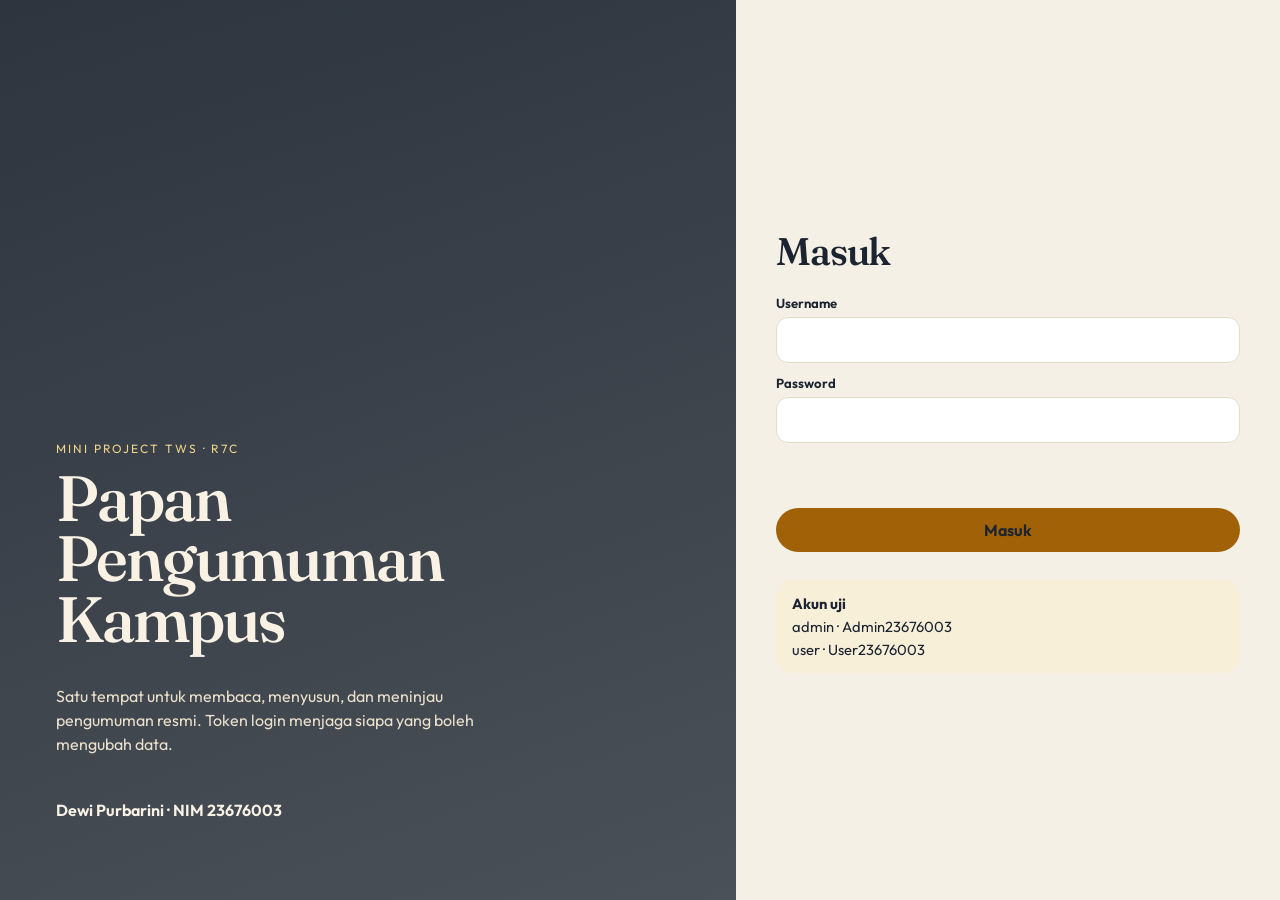
<file: index.html>
<!DOCTYPE html>
<html lang="id">
<head>
  <meta charset="utf-8">
  <meta http-equiv="refresh" content="0;url=mini-project/client/index.html">
  <title>Pengumuman Kampus</title>
</head>
<body>
  <p><a href="mini-project/client/index.html">Buka Papan Pengumuman Kampus</a></p>
</body>
</html>
</file>
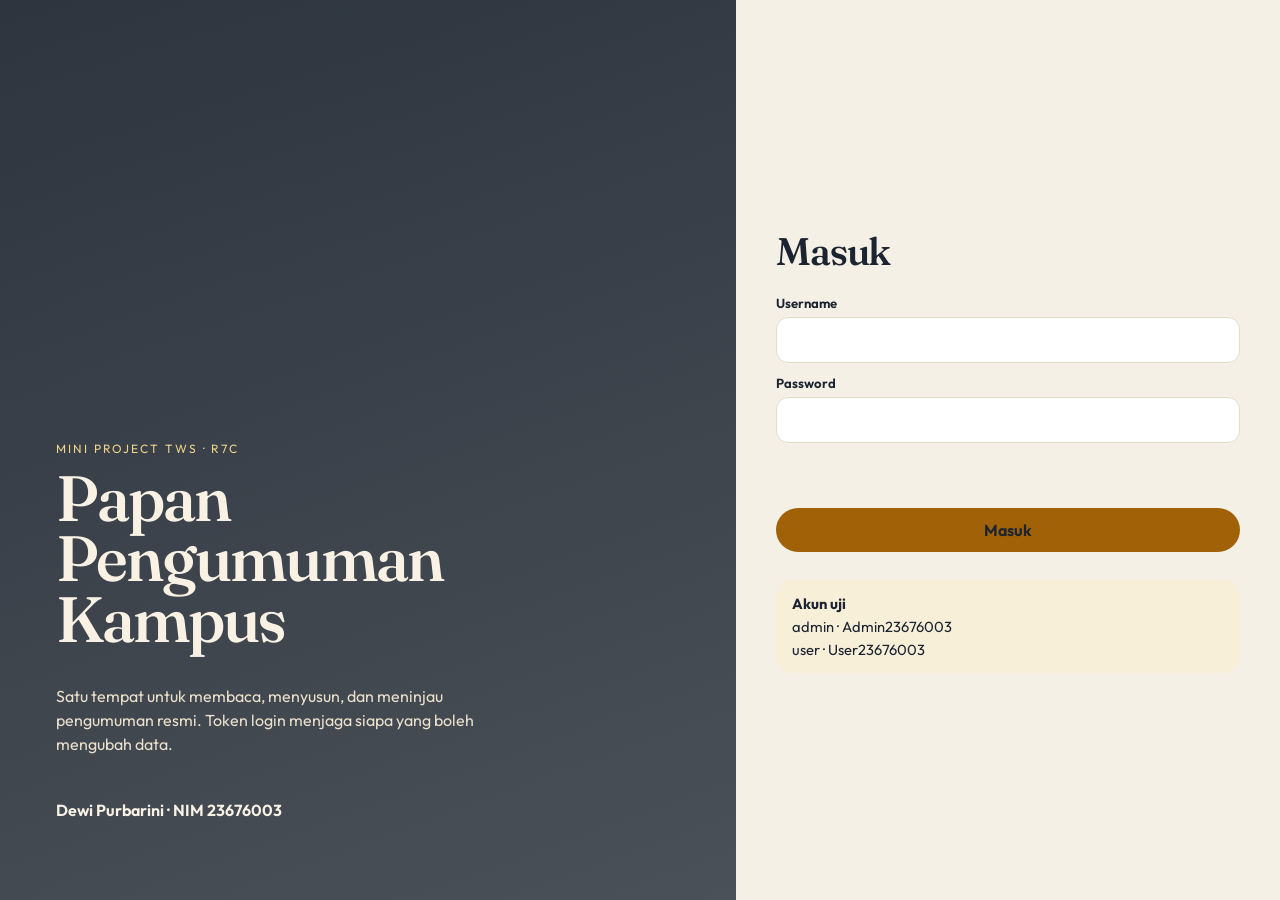
<file: mini-project/client/index.html>
<!DOCTYPE html>
<!-- Bahasa halaman adalah Indonesia. -->
<html lang="id">
<head>
  <!-- Pengkodean huruf agar nama dan ringkasan tampil utuh. -->
  <meta charset="utf-8">
  <!-- Lebar mengikuti layar ponsel, skala awal 1. -->
  <meta name="viewport" content="width=device-width, initial-scale=1">
  <!-- Judul tab memuat objek, nama, dan NIM. -->
  <title>Pengumuman Kampus · Dewi Purbarini · 23676003</title>
  <!-- Font judul bergaya editorial. -->
  <link rel="preconnect" href="https://fonts.googleapis.com">
  <!-- Sambungan awal untuk berkas font. -->
  <link rel="preconnect" href="https://fonts.gstatic.com" crossorigin>
  <!-- Fraunces untuk judul, Outfit untuk teks antarmuka. -->
  <link href="https://fonts.googleapis.com/css2?family=Fraunces:opsz,wght@9..144,560;9..144,680&family=Outfit:wght@380;520;650&display=swap" rel="stylesheet">
  <!-- Ikon garis dari Bootstrap Icons, dipakai sebagai lambang tombol. -->
  <link href="https://cdn.jsdelivr.net/npm/bootstrap-icons@1.11.3/font/bootstrap-icons.min.css" rel="stylesheet">
  <!-- Gaya yang ditulis sendiri, bukan tema jadi. -->
  <link rel="stylesheet" href="css/gaya.css">
</head>
<body>
  <!-- Layar masuk tampil sebelum token ada. -->
  <main id="layar-masuk" class="layar-masuk">
    <!-- Panel kiri memperkenalkan objek dan identitas mahasiswa. -->
    <section class="panel-merek">
      <!-- Label kecil di atas judul. -->
      <p class="alis">Mini Project TWS · R7C</p>
      <!-- Nama objek tugas. -->
      <h1>Papan Pengumuman Kampus</h1>
      <!-- Kalimat pendek tentang fungsi halaman. -->
      <p class="pengantar">Satu tempat untuk membaca, menyusun, dan meninjau pengumuman resmi. Token login menjaga siapa yang boleh mengubah data.</p>
      <!-- Identitas yang diwajibkan tampil di klien. -->
      <p class="identitas">Dewi Purbarini · NIM 23676003</p>
    </section>
    <!-- Panel kanan berisi formulir login. -->
    <section class="panel-formulir">
      <!-- Judul formulir. -->
      <h2>Masuk</h2>
      <!-- Formulir tidak dikirim sebagai halaman baru; JavaScript yang mengambil nilainya. -->
      <form id="formulir-masuk">
        <!-- Label username terhubung ke input lewat atribut for. -->
        <label for="username">Username</label>
        <!-- Kotak username, wajib diisi di browser sebelum dikirim. -->
        <input id="username" name="username" autocomplete="username" required>
        <!-- Label sandi. -->
        <label for="password">Password</label>
        <!-- Kotak sandi disembunyikan karakternya. -->
        <input id="password" name="password" type="password" autocomplete="current-password" required>
        <!-- Tempat pesan 401, 422, atau 429. -->
        <p id="pesan-masuk" class="pesan-masuk" role="alert"></p>
        <!-- Tombol mengirim kredensial ke POST /login. -->
        <button type="submit" id="tombol-masuk">Masuk</button>
      </form>
      <!-- Pengingat akun uji agar demo tidak terhambat. -->
      <aside class="akun-uji">
        <!-- Judul catatan akun. -->
        <strong>Akun uji</strong>
        <!-- Akun admin. -->
        <span>admin · Admin23676003</span>
        <!-- Akun user, tanpa hak ubah. -->
        <span>user · User23676003</span>
      </aside>
    </section>
  </main>

  <!-- Layar aplikasi disembunyikan sampai login berhasil. -->
  <div id="layar-aplikasi" class="layar-aplikasi" hidden>
    <!-- Kepala halaman memuat objek, nama, NIM, dan akun yang masuk. -->
    <header class="kepala">
      <!-- Kelompok judul. -->
      <div>
        <!-- Label objek. -->
        <p class="alis">Pengumuman Kampus</p>
        <!-- Nama dan NIM, wajib terlihat setelah masuk. -->
        <h1>Dewi Purbarini · 23676003</h1>
      </div>
      <!-- Kelompok akun dan keluar. -->
      <div class="akun">
        <!-- Nama pengguna yang sedang masuk. -->
        <span id="nama-pengguna"></span>
        <!-- Lencana admin atau user. -->
        <span id="peran-pengguna" class="lencana"></span>
        <!-- Tombol menghapus token dari sessionStorage. -->
        <button type="button" id="tombol-keluar" class="tombol-garis"><i class="bi bi-box-arrow-right"></i> Keluar</button>
      </div>
    </header>

    <!-- Bilah saringan dan aksi. -->
    <section class="bilah">
      <!-- Pencarian judul atau kode di sisi klien. -->
      <input id="saringan-teks" type="search" placeholder="Cari judul atau kode">
      <!-- Saringan kategori, termasuk pilihan semua. -->
      <select id="saringan-kategori">
        <!-- Nilai kosong berarti semua kategori. -->
        <option value="">Semua kategori</option>
        <!-- Empat kategori yang juga divalidasi server. -->
        <option>Akademik</option>
        <option>Kemahasiswaan</option>
        <option>Beasiswa</option>
        <option>Umum</option>
      </select>
      <!-- Tombol tambah hanya dipakai admin; disembunyikan untuk user. -->
      <button type="button" id="tombol-tambah" class="tombol-isi"><i class="bi bi-plus-lg"></i> Tambah</button>
      <!-- Tombol log hanya untuk admin. -->
      <button type="button" id="tombol-log" class="tombol-garis"><i class="bi bi-journal-text"></i> Log</button>
    </section>

    <!-- Status memuat, kosong, atau gagal. -->
    <p id="status-daftar" class="status-daftar"></p>
    <!-- Kisi kartu pengumuman diisi JavaScript. -->
    <section id="daftar-kartu" class="kisi"></section>

    <!-- Panel log admin, tersembunyi sampai diminta. -->
    <section id="panel-log" class="panel-log" hidden>
      <!-- Judul panel. -->
      <h2>Catatan permintaan</h2>
      <!-- Pembungkus agar tabel bisa digeser di ponsel. -->
      <div class="gulir">
        <!-- Tabel log API. -->
        <table>
          <!-- Kepala kolom sesuai field log_api. -->
          <thead>
            <tr>
              <th>Waktu</th>
              <th>Method</th>
              <th>Path</th>
              <th>Status</th>
              <th>IP</th>
              <th>Username</th>
              <th>Pesan</th>
            </tr>
          </thead>
          <!-- Isi diisi ulang setiap kali log dibuka. -->
          <tbody id="isi-log"></tbody>
        </table>
      </div>
    </section>
  </div>

  <!-- Modal formulir tambah dan ubah. -->
  <div id="modal-formulir" class="modal" hidden>
    <!-- Lapisan gelap; klik di sini menutup modal. -->
    <div class="lapisan" data-tutup="formulir"></div>
    <!-- Kotak formulir. -->
    <form id="formulir-data" class="lembar">
      <!-- Judul berubah menjadi Tambah atau Ubah. -->
      <h2 id="judul-modal">Tambah pengumuman</h2>
      <!-- Kode unik. -->
      <label for="kode_info">Kode info</label>
      <input id="kode_info" name="kode_info" maxlength="20" required>
      <!-- Judul pengumuman. -->
      <label for="judul">Judul</label>
      <input id="judul" name="judul" maxlength="150" required>
      <!-- Kategori dari daftar tetap. -->
      <label for="kategori">Kategori</label>
      <select id="kategori" name="kategori" required>
        <option value="">Pilih kategori</option>
        <option>Akademik</option>
        <option>Kemahasiswaan</option>
        <option>Beasiswa</option>
        <option>Umum</option>
      </select>
      <!-- Tanggal kegiatan atau batas. -->
      <label for="tanggal">Tanggal</label>
      <input id="tanggal" name="tanggal" type="date" required>
      <!-- Nama unit atau orang yang mengumumkan. -->
      <label for="penulis">Penulis</label>
      <input id="penulis" name="penulis" maxlength="100" required>
      <!-- Kolom angka 1 sampai 5. -->
      <label for="prioritas">Prioritas (1 rendah, 5 tinggi)</label>
      <input id="prioritas" name="prioritas" type="number" min="1" max="5" step="1" required>
      <!-- Ringkasan isi. -->
      <label for="ringkasan">Ringkasan</label>
      <textarea id="ringkasan" name="ringkasan" maxlength="255" rows="3" required></textarea>
      <!-- Pesan validasi 422 atau konflik 409. -->
      <p id="pesan-formulir" class="pesan-masuk" role="alert"></p>
      <!-- Tombol kaki modal. -->
      <div class="kaki-modal">
        <!-- Menutup tanpa menyimpan. -->
        <button type="button" id="batal-formulir" class="tombol-garis">Batal</button>
        <!-- Mengirim POST atau PUT. -->
        <button type="submit" class="tombol-isi">Simpan</button>
      </div>
    </form>
  </div>

  <!-- Modal konfirmasi hapus. -->
  <div id="modal-hapus" class="modal" hidden>
    <!-- Lapisan gelap modal hapus. -->
    <div class="lapisan" data-tutup="hapus"></div>
    <!-- Kotak konfirmasi. -->
    <div class="lembar lembar-kecil">
      <!-- Judul peringatan. -->
      <h2>Hapus pengumuman?</h2>
      <!-- Nama pengumuman yang akan dihapus. -->
      <p id="teks-hapus"></p>
      <!-- Tombol keputusan. -->
      <div class="kaki-modal">
        <!-- Batal menutup modal. -->
        <button type="button" id="batal-hapus" class="tombol-garis">Batal</button>
        <!-- Ya mengirim DELETE. -->
        <button type="button" id="ya-hapus" class="tombol-bahaya">Hapus</button>
      </div>
    </div>
  </div>

  <!-- Tumpukan pemberitahuan singkat. -->
  <div id="wadah-toast" class="wadah-toast"></div>
  <!-- Seluruh perilaku klien ada di berkas ini. -->
  <script src="js/aplikasi.js"></script>
</body>
</html>
</file>
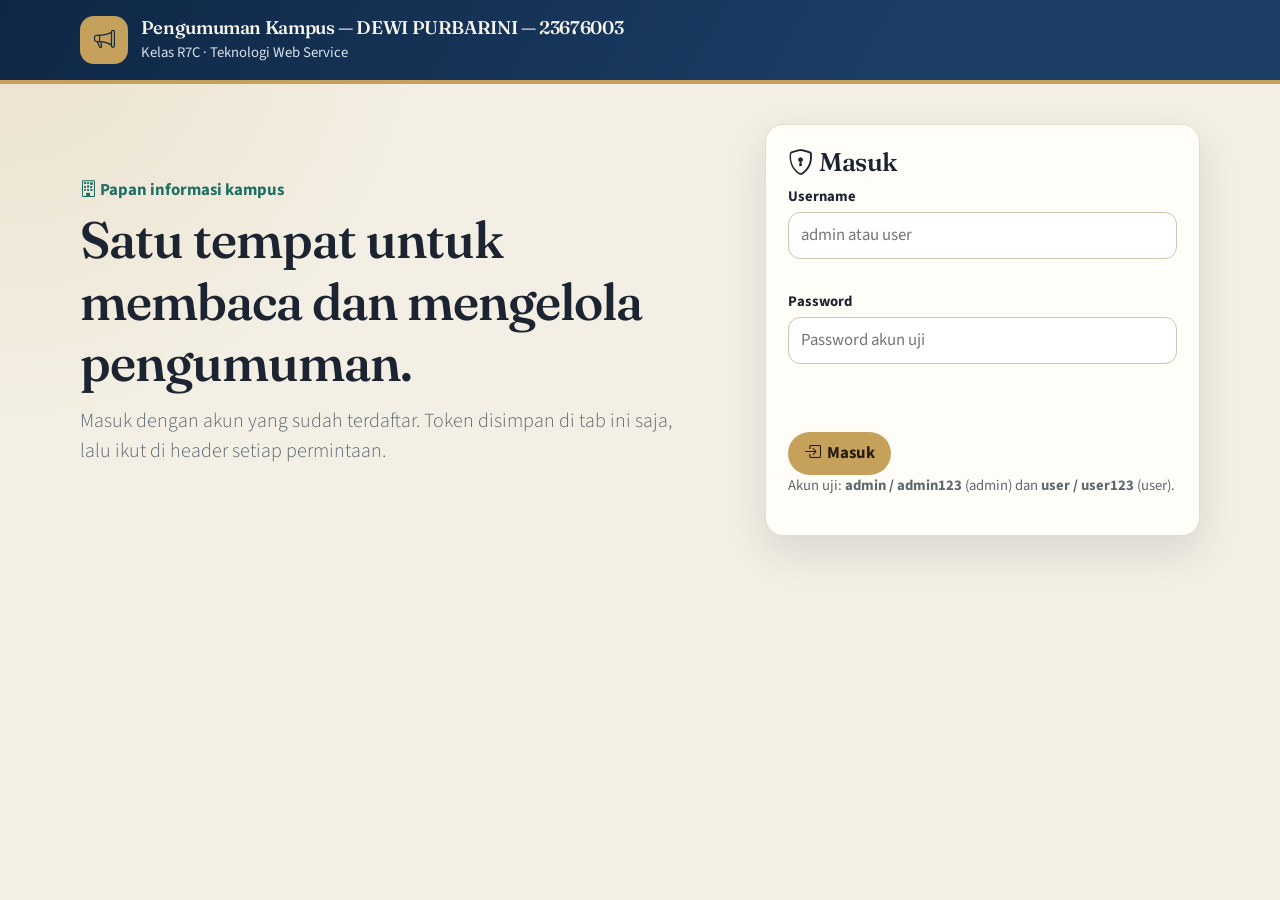
<file: public/client/index.html>
<!DOCTYPE html>
<html lang="id">
<head>
    <meta charset="UTF-8">
    <!-- Agar lebar layar ponsel tidak diskalakan ke desktop. -->
    <meta name="viewport" content="width=device-width, initial-scale=1">
    <title>Pengumuman Kampus — DEWI PURBARINI — 23676003</title>
    <!-- Font judul (Fraunces) dan font isi (Source Sans 3). -->
    <link rel="preconnect" href="https://fonts.googleapis.com">
    <link rel="preconnect" href="https://fonts.gstatic.com" crossorigin>
    <link href="https://fonts.googleapis.com/css2?family=Fraunces:opsz,wght@9..144,560;9..144,700&family=Source+Sans+3:wght@400;600;700&display=swap" rel="stylesheet">
    <!-- Bootstrap hanya untuk dasar form dan grid. Tampilan ditimpa style.css. -->
    <link href="https://cdn.jsdelivr.net/npm/bootstrap@5.3.3/dist/css/bootstrap.min.css" rel="stylesheet">
    <!-- Ikon. Tidak memakai file ikon lokal. -->
    <link href="https://cdn.jsdelivr.net/npm/bootstrap-icons@1.11.3/font/bootstrap-icons.min.css" rel="stylesheet">
    <link rel="stylesheet" href="css/style.css">
</head>
<body>
    <!-- Header selalu terlihat, termasuk saat login. Teks identitas sesuai soal. -->
    <header class="kepala">
        <div class="kepala-dalam">
            <div class="merek">
                <span class="lencana" aria-hidden="true"><i class="bi bi-megaphone"></i></span>
                <div>
                    <p class="identitas">Pengumuman Kampus — DEWI PURBARINI — 23676003</p>
                    <p class="kelas">Kelas R7C · Teknologi Web Service</p>
                </div>
            </div>
            <!-- Hanya muncul setelah login. -->
            <div class="akun" id="area-akun" hidden>
                <div>
                    <strong id="nama-akun"></strong>
                    <span class="peran" id="peran-akun"></span>
                </div>
                <button type="button" class="tombol tombol-ringan" id="tombol-keluar">
                    <i class="bi bi-box-arrow-right"></i> Keluar
                </button>
            </div>
        </div>
    </header>

    <main>
        <!-- Layar login. Disembunyikan setelah token diterima. -->
        <section id="layar-login" class="layar-login">
            <div class="hero">
                <p class="eyebrow"><i class="bi bi-building"></i> Papan informasi kampus</p>
                <h1>Satu tempat untuk membaca dan mengelola pengumuman.</h1>
                <p class="lead">Masuk dengan akun yang sudah terdaftar. Token disimpan di tab ini saja, lalu ikut di header setiap permintaan.</p>
            </div>
            <form id="form-login" class="kartu-login" novalidate>
                <h2><i class="bi bi-shield-lock"></i> Masuk</h2>
                <div class="field">
                    <label for="username">Username</label>
                    <input id="username" name="username" autocomplete="username" placeholder="admin atau user">
                    <small class="error-field" data-error-for="username"></small>
                </div>
                <div class="field">
                    <label for="password">Password</label>
                    <input id="password" name="password" type="password" autocomplete="current-password" placeholder="Password akun uji">
                    <small class="error-field" data-error-for="password"></small>
                </div>
                <p id="pesan-login" class="pesan-form" role="status"></p>
                <button type="submit" class="tombol tombol-utama" id="tombol-masuk">
                    <i class="bi bi-box-arrow-in-right"></i> Masuk
                </button>
                <p class="petunjuk">Akun uji: <strong>admin / admin123</strong> (admin) dan <strong>user / user123</strong> (user).</p>
            </form>
        </section>

        <!-- Layar aplikasi. -->
        <section id="layar-app" class="layar-app" hidden>
            <div class="bilah">
                <div class="tab" role="tablist">
                    <button type="button" class="tab-aktif" id="tab-data" role="tab"><i class="bi bi-list-ul"></i> Pengumuman</button>
                    <!-- Disembunyikan untuk role user lewat CSS dan atribut hidden. -->
                    <button type="button" class="khusus-admin" id="tab-log" role="tab"><i class="bi bi-journal-text"></i> Log API</button>
                </div>
                <button type="button" class="tombol tombol-utama khusus-admin" id="tombol-tambah">
                    <i class="bi bi-plus-lg"></i> Tambah
                </button>
            </div>

            <div id="panel-data">
                <div class="alat">
                    <div class="field field-tumbuh">
                        <label for="kotak-cari">Cari</label>
                        <input id="kotak-cari" type="search" placeholder="Judul, kode, atau penulis">
                    </div>
                    <div class="field">
                        <label for="filter-kategori">Kategori</label>
                        <select id="filter-kategori">
                            <option value="">Semua</option>
                        </select>
                    </div>
                    <div class="field">
                        <label for="urutan">Urutan</label>
                        <select id="urutan">
                            <option value="terbaru">Tanggal terbaru</option>
                            <option value="terlama">Tanggal terlama</option>
                            <option value="dibaca">Paling banyak dibaca</option>
                            <option value="judul">Judul A–Z</option>
                        </select>
                    </div>
                    <p class="jumlah" id="jumlah-data"></p>
                </div>

                <!-- Kerangka loading. Disembunyikan saat data sudah datang. -->
                <div id="kerangka" class="kerangka" hidden>
                    <div></div><div></div><div></div>
                </div>

                <!-- Tabel untuk layar lebar. -->
                <div class="tabel-bungkus">
                    <table class="tabel">
                        <thead>
                            <tr>
                                <th>Kode</th>
                                <th>Judul</th>
                                <th>Kategori</th>
                                <th>Tanggal</th>
                                <th>Penulis</th>
                                <th>Dibaca</th>
                                <th class="khusus-admin">Aksi</th>
                            </tr>
                        </thead>
                        <tbody id="isi-tabel"></tbody>
                    </table>
                </div>
                <!-- Kartu untuk ponsel. Diisi JavaScript yang sama. -->
                <div id="isi-kartu" class="daftar-kartu"></div>

                <div id="kosong" class="kosong" hidden>
                    <i class="bi bi-inbox"></i>
                    <p id="teks-kosong">Belum ada pengumuman.</p>
                    <button type="button" class="tombol tombol-utama khusus-admin" id="tombol-tambah-kosong">
                        <i class="bi bi-plus-lg"></i> Tambah pengumuman
                    </button>
                </div>
            </div>

            <div id="panel-log" hidden>
                <div class="alat">
                    <button type="button" class="tombol tombol-ringan" id="tombol-muat-log">
                        <i class="bi bi-arrow-clockwise"></i> Muat ulang
                    </button>
                    <p class="jumlah" id="jumlah-log"></p>
                </div>
                <div id="kerangka-log" class="kerangka" hidden><div></div><div></div></div>
                <div class="tabel-bungkus tabel-log">
                    <table class="tabel">
                        <thead>
                            <tr>
                                <th>Waktu</th>
                                <th>Method</th>
                                <th>Path</th>
                                <th>Status</th>
                                <th>IP</th>
                                <th>Username</th>
                                <th>Pesan</th>
                            </tr>
                        </thead>
                        <tbody id="isi-log"></tbody>
                    </table>
                </div>
                <div id="isi-log-kartu" class="daftar-kartu"></div>
            </div>
        </section>
    </main>

    <!-- Modal tambah dan ubah. Elemen dialog punya fokus bawaan browser. -->
    <dialog id="modal-form">
        <form id="form-data" novalidate>
            <header class="modal-kepala">
                <h2 id="judul-modal">Tambah pengumuman</h2>
                <button type="button" class="tutup" id="tutup-form" aria-label="Tutup"><i class="bi bi-x-lg"></i></button>
            </header>
            <input type="hidden" id="id-data">
            <div class="grid-form">
                <div class="field">
                    <label for="kode_info">Kode info</label>
                    <input id="kode_info" name="kode_info" maxlength="20" placeholder="INFO-009">
                    <small class="error-field" data-error-for="kode_info"></small>
                </div>
                <div class="field">
                    <label for="kategori">Kategori</label>
                    <input id="kategori" name="kategori" maxlength="50" list="daftar-kategori" placeholder="Akademik">
                    <datalist id="daftar-kategori">
                        <option value="Akademik"></option>
                        <option value="Beasiswa"></option>
                        <option value="Kemahasiswaan"></option>
                        <option value="Umum"></option>
                        <option value="Fasilitas"></option>
                    </datalist>
                    <small class="error-field" data-error-for="kategori"></small>
                </div>
                <div class="field field-penuh">
                    <label for="judul">Judul</label>
                    <input id="judul" name="judul" maxlength="150">
                    <small class="error-field" data-error-for="judul"></small>
                </div>
                <div class="field">
                    <label for="tanggal">Tanggal</label>
                    <input id="tanggal" name="tanggal" type="date">
                    <small class="error-field" data-error-for="tanggal"></small>
                </div>
                <div class="field">
                    <label for="penulis">Penulis</label>
                    <input id="penulis" name="penulis" maxlength="100">
                    <small class="error-field" data-error-for="penulis"></small>
                </div>
                <div class="field">
                    <label for="jumlah_dibaca">Jumlah dibaca</label>
                    <input id="jumlah_dibaca" name="jumlah_dibaca" inputmode="numeric" placeholder="0">
                    <small class="error-field" data-error-for="jumlah_dibaca"></small>
                </div>
            </div>
            <footer class="modal-aksi">
                <button type="button" class="tombol tombol-ringan" id="batal-form">Batal</button>
                <button type="submit" class="tombol tombol-utama" id="tombol-simpan">
                    <i class="bi bi-check2"></i> Simpan
                </button>
            </footer>
        </form>
    </dialog>

    <!-- Konfirmasi hapus, terpisah dari form agar tidak langsung terhapus. -->
    <dialog id="modal-hapus">
        <header class="modal-kepala">
            <h2><i class="bi bi-exclamation-triangle"></i> Hapus pengumuman?</h2>
            <button type="button" class="tutup" id="tutup-hapus" aria-label="Tutup"><i class="bi bi-x-lg"></i></button>
        </header>
        <p id="teks-hapus">Data yang dihapus tidak bisa dikembalikan dari halaman ini.</p>
        <footer class="modal-aksi">
            <button type="button" class="tombol tombol-ringan" id="batal-hapus">Batal</button>
            <button type="button" class="tombol tombol-bahaya" id="tombol-hapus-ya">
                <i class="bi bi-trash"></i> Hapus
            </button>
        </footer>
    </dialog>

    <div id="toast" class="toast" role="status" aria-live="polite" hidden></div>

    <script src="js/api.js"></script>
    <script src="js/ui.js"></script>
    <script src="js/app.js"></script>
</body>
</html>
</file>
<file: mini-project/client/css/gaya.css>
/* Warna, font, dan jarak dipakai ulang lewat variabel. */
:root {
  --tinta: #1b2430; /* warna teks utama, biru arang */
  --tinta-lembut: #3d4c63; /* teks sekunder */
  --emas: #a16207; /* aksen kuningan, bukan ungu bawaan kerangka kerja */
  --emas-muda: #f8efd8; /* latar lencana dan sorotan */
  --kertas: #f4f0e6; /* latar halaman seperti kertas arsip */
  --kartu: #fffdf8; /* permukaan kartu */
  --garis: #e6dcc8; /* pembatas halus */
  --pinus: #1f6b4a; /* status berhasil */
  --bata: #9b3333; /* bahaya dan hapus */
  --laut: #1d4e89; /* tautan dan status info */
  --bayang: 0 18px 40px rgba(27, 36, 48, 0.08); /* bayangan kartu */
  --judul: "Fraunces", Georgia, serif; /* font judul */
  --teks: "Outfit", "Segoe UI", sans-serif; /* font antarmuka */
}

/* Kotak halaman memakai tinggi layar dan font antarmuka. */
body {
  margin: 0; /* hilangkan jarak putih bawaan browser */
  min-height: 100vh; /* minimal setinggi jendela */
  background:
    radial-gradient(circle at top left, #fff8e8, transparent 28%),
    var(--kertas); /* gradasi hangat di pojok plus warna kertas */
  color: var(--tinta); /* warna huruf bawaan */
  font-family: var(--teks); /* Outfit untuk teks biasa */
  font-size: 16px; /* ukuran dasar yang nyaman dibaca */
}

/* Judul memakai font editorial. */
h1, h2 {
  font-family: var(--judul); /* Fraunces */
  font-weight: 560; /* tidak terlalu tebal */
  letter-spacing: -0.03em; /* rapatkan sedikit agar judul padat */
  margin: 0; /* jarak diatur induk masing-masing */
}

/* Tombol, input, dan pilihan memakai font yang sama. */
button, input, select, textarea {
  font: inherit; /* ikut Outfit, bukan font bawaan formulir */
}

/* Label formulir menjadi blok di atas kotak isian. */
label {
  display: block; /* satu baris sendiri */
  margin: 12px 0 6px; /* jarak atas dan bawah */
  font-size: 0.82rem; /* sedikit lebih kecil dari teks */
  font-weight: 650; /* agar terbaca sebagai nama field */
}

/* Kotak isian, pilihan, dan area teks berbagi bingkai. */
input, select, textarea {
  width: 100%; /* memenuhi lebar panel */
  box-sizing: border-box; /* padding tidak menambah lebar */
  border: 1px solid var(--garis); /* garis tipis */
  background: #fff; /* putih bersih di dalam kertas krem */
  border-radius: 12px; /* sudut membulat */
  padding: 12px 14px; /* ruang ketikan */
  color: var(--tinta); /* huruf gelap */
}

/* Kotak yang sedang diisi mendapat garis emas. */
input:focus, select:focus, textarea:focus {
  outline: 2px solid var(--emas); /* penanda fokus yang jelas */
  border-color: transparent; /* garis biasa diserahkan ke outline */
}

/* Tombol dasar. */
button {
  border: 0; /* tanpa bingkai bawaan */
  border-radius: 999px; /* bentuk pil */
  padding: 12px 18px; /* ukuran sentuh yang cukup */
  cursor: pointer; /* tanda bisa diklik */
}

/* Tombol aksi utama. */
.tombol-isi {
  background: var(--tinta); /* latar gelap */
  color: #fffaf2; /* teks krem */
}

/* Tombol sekunder. */
.tombol-garis {
  background: transparent; /* tanpa isi */
  color: var(--tinta); /* teks gelap */
  border: 1px solid var(--garis); /* hanya garis */
}

/* Tombol hapus. */
.tombol-bahaya {
  background: var(--bata); /* merah bata */
  color: white; /* teks putih */
}

/* Tombol yang tidak boleh dipakai terlihat redup dan tidak bisa diklik. */
button:disabled {
  opacity: 0.55; /* meredup */
  cursor: not-allowed; /* kursor larangan */
}

/* Layar masuk terbagi dua kolom di laptop. */
.layar-masuk {
  min-height: 100vh; /* memenuhi jendela */
  display: grid; /* susunan dua panel */
  grid-template-columns: 1.15fr 0.85fr; /* kiri lebih lebar */
}

/* Panel identitas kiri. */
.panel-merek {
  padding: 64px 56px; /* ruang napas */
  background:
    linear-gradient(160deg, rgba(27, 36, 48, 0.92), rgba(27, 36, 48, 0.78)),
    url("data:image/svg+xml,%3Csvg xmlns='http://www.w3.org/2000/svg' width='160' height='160'%3E%3Cpath d='M0 80h160M80 0v160' stroke='%23ffffff' stroke-opacity='.08'/%3E%3C/svg%3E");
  color: #f8f1e4; /* teks terang di atas tinta */
  display: flex; /* agar isi bisa didorong vertikal */
  flex-direction: column; /* judul berurutan ke bawah */
  justify-content: flex-end; /* identitas duduk di bawah */
}

/* Judul besar di panel kiri. */
.panel-merek h1 {
  font-size: clamp(2.4rem, 5vw, 4.6rem); /* mengecil di layar sempit */
  max-width: 9ch; /* pecah menjadi beberapa baris yang disengaja */
  line-height: 0.95; /* judul rapat seperti poster */
  margin: 12px 0 18px; /* jarak ke alis dan pengantar */
}

/* Teks pengantar di panel gelap. */
.pengantar {
  max-width: 38ch; /* panjang baris yang enak dibaca */
  color: #eadfcb; /* krem redup */
  line-height: 1.5; /* jarak baris longgar */
}

/* Alis kecil di atas judul. */
.alis {
  margin: 0; /* tanpa jarak bawaan paragraf */
  text-transform: uppercase; /* huruf besar semua */
  letter-spacing: 0.16em; /* renggang seperti cap */
  font-size: 0.75rem; /* kecil */
  color: var(--emas); /* aksen kuningan */
}

/* Panel kiri sudah gelap, jadi alisnya dibuat krem emas. */
.panel-merek .alis {
  color: #f0d48a; /* emas lebih terang agar kontras */
}

/* Nama dan NIM di panel masuk. */
.identitas {
  margin-top: 28px; /* terpisah dari pengantar */
  font-weight: 650; /* lebih tegas */
}

/* Panel formulir kanan. */
.panel-formulir {
  display: flex; /* isi ditumpuk */
  flex-direction: column; /* judul, formulir, akun */
  justify-content: center; /* posisi vertikal di tengah */
  padding: 48px 40px; /* ruang tepi */
}

/* Judul Masuk. */
.panel-formulir h2 {
  font-size: 2.4rem; /* cukup besar sebagai judul panel */
  margin-bottom: 8px; /* jarak ke field pertama */
}

/* Tombol masuk selebar formulir. */
#tombol-masuk {
  width: 100%; /* satu baris penuh */
  margin-top: 18px; /* terpisah dari pesan */
  background: var(--emas); /* aksen utama layar masuk */
  color: #1b2430; /* teks gelap di atas emas */
  font-weight: 650; /* tegas */
}

/* Pesan kesalahan login dan formulir. */
.pesan-masuk {
  min-height: 1.2em; /* tetap menyisakan ruang agar tata letak tidak melompat */
  color: var(--bata); /* merah untuk kesalahan */
  font-size: 0.92rem; /* sedikit lebih kecil */
}

/* Kotak akun uji. */
.akun-uji {
  margin-top: 28px; /* terpisah dari tombol */
  padding: 14px 16px; /* ruang dalam */
  border-radius: 16px; /* sudut kartu */
  background: var(--emas-muda); /* sorotan hangat */
  display: grid; /* nama akun berjajar ke bawah */
  gap: 4px; /* jarak antar baris akun */
  font-size: 0.92rem; /* ringkas */
}

/* Layar setelah login. */
.layar-aplikasi {
  width: min(1120px, calc(100% - 32px)); /* lebar maksimal, masih ada tepi 16px */
  margin: 0 auto 48px; /* di tengah, ada ruang bawah */
}

/* Kepala aplikasi. */
.kepala {
  display: flex; /* judul dan akun sebaris */
  justify-content: space-between; /* judul kiri, akun kanan */
  gap: 16px; /* jarak bila membungkus */
  align-items: flex-end; /* garis bawah keduanya bertemu */
  flex-wrap: wrap; /* akun turun bila judul tidak muat */
  padding: 28px 0 18px; /* ruang atas dan bawah */
}

/* Judul nama mahasiswa. */
.kepala h1 {
  font-size: clamp(1.8rem, 3vw, 2.8rem); /* menyesuaikan lebar */
  margin-top: 4px; /* dekat dengan alis */
}

/* Kelompok akun. */
.akun {
  display: flex; /* nama, lencana, dan tombol sebaris */
  align-items: center; /* rata tengah vertikal */
  gap: 10px; /* jarak antar unsur */
  flex-wrap: wrap; /* turun bila sempit */
}

/* Lencana peran. */
.lencana {
  background: var(--emas-muda); /* latar hangat */
  color: var(--emas); /* teks emas gelap */
  border-radius: 999px; /* bentuk pil */
  padding: 4px 10px; /* ruang kecil */
  font-size: 0.8rem; /* ringkas */
  font-weight: 650; /* tegas */
}

/* Bilah pencarian dan tombol. */
.bilah {
  display: flex; /* sebaris */
  gap: 10px; /* jarak antar kontrol */
  flex-wrap: wrap; /* membungkus di ponsel */
  margin-bottom: 18px; /* jarak ke kartu */
}

/* Pencarian mengambil sisa lebar. */
#saringan-teks {
  flex: 1 1 220px; /* tumbuh, tetapi tidak lebih sempit dari 220px */
}

/* Pilihan kategori tidak perlu selebar pencarian. */
#saringan-kategori {
  flex: 0 1 200px; /* lebar sedang */
}

/* Kalimat status daftar. */
.status-daftar {
  color: var(--tinta-lembut); /* abu biru */
  min-height: 1.2em; /* ruang stabil */
}

/* Kisi kartu. */
.kisi {
  display: grid; /* kartu berjajar */
  grid-template-columns: repeat(auto-fill, minmax(280px, 1fr)); /* jumlah kolom mengikuti lebar */
  gap: 16px; /* jarak antar kartu */
}

/* Satu kartu pengumuman. */
.kartu {
  background: var(--kartu); /* permukaan terang */
  border: 1px solid var(--garis); /* bingkai */
  border-radius: 22px; /* sudut besar */
  padding: 18px; /* ruang isi */
  box-shadow: var(--bayang); /* terangkat sedikit */
  display: flex; /* isi ditumpuk */
  flex-direction: column; /* dari meta ke tombol */
  gap: 8px; /* jarak antar bagian */
}

/* Baris meta di atas judul kartu. */
.meta {
  display: flex; /* kode, kategori, prioritas sebaris */
  justify-content: space-between; /* kode kiri, prioritas kanan */
  gap: 8px; /* jarak */
  color: var(--tinta-lembut); /* lebih redup dari judul */
  font-size: 0.82rem; /* kecil */
}

/* Judul di dalam kartu. */
.kartu h2 {
  font-size: 1.45rem; /* lebih kecil dari judul halaman */
  line-height: 1.15; /* tetap rapat */
}

/* Ringkasan kartu. */
.ringkas {
  color: var(--tinta-lembut); /* teks pendukung */
  line-height: 1.45; /* enak dibaca */
  margin: 0; /* tanpa margin paragraf */
  flex: 1; /* mendorong tombol ke bawah kartu */
}

/* Baris penulis dan tanggal. */
.kaki-kartu {
  display: flex; /* dua informasi sebaris */
  justify-content: space-between; /* terpisah kiri-kanan */
  gap: 8px; /* jarak */
  font-size: 0.85rem; /* kecil */
}

/* Tombol ubah dan hapus. */
.aksi-kartu {
  display: flex; /* sebaris */
  gap: 8px; /* jarak tombol */
  margin-top: 8px; /* terpisah dari kaki kartu */
}

/* Prioritas tinggi memakai warna bata. */
.prioritas-tinggi {
  color: var(--bata); /* merah */
  font-weight: 650; /* tegas */
}

/* Prioritas sedang memakai laut. */
.prioritas-sedang {
  color: var(--laut); /* biru */
  font-weight: 650; /* tegas */
}

/* Panel log. */
.panel-log {
  margin-top: 28px; /* terpisah dari kartu */
  background: var(--kartu); /* permukaan sama dengan kartu */
  border: 1px solid var(--garis); /* bingkai */
  border-radius: 22px; /* sudut sama */
  padding: 18px; /* ruang dalam */
}

/* Judul log. */
.panel-log h2 {
  margin-bottom: 12px; /* jarak ke tabel */
}

/* Area geser horizontal untuk tabel di ponsel. */
.gulir {
  overflow-x: auto; /* geser ke samping bila kolom tidak muat */
}

/* Tabel log. */
table {
  width: 100%; /* memenuhi panel */
  border-collapse: collapse; /* garis menyatu */
  font-size: 0.88rem; /* padat tetapi terbaca */
}

/* Sel tabel. */
th, td {
  text-align: left; /* rata kiri */
  padding: 8px 10px; /* ruang sel */
  border-bottom: 1px solid var(--garis); /* pemisah baris */
  white-space: nowrap; /* tanggal dan method tidak terpotong jadi dua baris */
}

/* Kepala tabel. */
th {
  color: var(--tinta-lembut); /* lebih redup */
  font-weight: 650; /* tetap tegas */
}

/* Atribut hidden harus mengalahkan display pada kelas, termasuk layar masuk dan modal. */
[hidden] {
  display: none !important; /* sembunyikan apa pun yang diberi atribut hidden */
}

/* Lapisan modal. */
.modal {
  position: fixed; /* menempel ke jendela, bukan ke guliran */
  inset: 0; /* penuh ke empat tepi */
  display: grid; /* untuk menengahkan lembar */
  place-items: center; /* horizontal dan vertikal di tengah */
  z-index: 20; /* di atas halaman */
  padding: 16px; /* agar lembar tidak menempel tepi ponsel */
}

/* Latar redup di belakang lembar. */
.lapisan {
  position: absolute; /* mengisi modal */
  inset: 0; /* empat tepi */
  background: rgba(27, 36, 48, 0.46); /* tinta tembus pandang */
}

/* Lembar formulir. */
.lembar {
  position: relative; /* di atas lapisan */
  z-index: 1; /* lebih tinggi dari lapisan */
  width: min(520px, 100%); /* tidak lebih lebar dari layar */
  max-height: calc(100vh - 32px); /* tidak lebih tinggi dari jendela */
  overflow: auto; /* gulir di dalam bila form panjang */
  background: var(--kartu); /* permukaan terang */
  border-radius: 24px; /* sudut besar */
  padding: 22px; /* ruang dalam */
  box-shadow: var(--bayang); /* terangkat */
}

/* Lembar konfirmasi lebih sempit. */
.lembar-kecil {
  width: min(420px, 100%); /* lebih kecil dari formulir */
}

/* Kaki tombol modal. */
.kaki-modal {
  display: flex; /* tombol sebaris */
  justify-content: flex-end; /* rata kanan */
  gap: 8px; /* jarak */
  margin-top: 16px; /* terpisah dari pesan */
}

/* Tumpukan toast di pojok. */
.wadah-toast {
  position: fixed; /* tidak ikut gulir */
  right: 16px; /* tepi kanan */
  bottom: 16px; /* tepi bawah */
  display: grid; /* toast bertumpuk */
  gap: 8px; /* jarak antar toast */
  z-index: 30; /* di atas modal */
}

/* Satu toast. */
.toast {
  background: var(--tinta); /* gelap agar kontras di kertas */
  color: #fffaf2; /* teks terang */
  border-radius: 14px; /* sudut */
  padding: 12px 14px; /* ruang */
  max-width: 280px; /* tidak selebar layar laptop */
  box-shadow: var(--bayang); /* terangkat */
}

/* Toast untuk kesalahan memakai garis bata. */
.toast-gagal {
  box-shadow: inset 4px 0 0 var(--bata); /* garis kiri merah */
}

/* Ponsel dan tablet sempit: panel masuk ditumpuk. */
@media (max-width: 800px) {
  .layar-masuk {
    grid-template-columns: 1fr; /* satu kolom */
  }

  .panel-merek {
    min-height: 42vh; /* poster atas tidak memenuhi seluruh layar */
    padding: 32px 22px; /* tepi lebih kecil */
  }

  .panel-formulir {
    padding: 28px 22px 40px; /* tepi lebih kecil */
  }

  .kepala {
    align-items: flex-start; /* akun mulai dari kiri saat membungkus */
    flex-direction: column; /* judul lalu akun */
  }
}
</file>
<file: public/client/css/style.css>
/* Palet kampus: biru tua seperti jas almamater, emas seperti aksen lambang, teal sebagai warna penyejuk. */
:root {
    --warna-utama: #0e2744;
    --warna-utama-lembut: #1c3d66;
    --warna-aksen: #c6a15b;
    --warna-teal: #1f6f64;
    --warna-latar: #f3efe4;
    --warna-kartu: #fffdf8;
    --warna-teks: #1b2430;
    --warna-redup: #5c6770;
    --warna-garis: #e4dccb;
    --warna-bahaya: #8d2b2b;
    --warna-sukses: #1e7a46;
    --warna-fokus: #c6a15b;
    --font-judul: "Fraunces", Georgia, serif;
    --font-isi: "Source Sans 3", "Segoe UI", sans-serif;
    --bayangan: 0 16px 40px rgba(14, 39, 68, 0.12);
    --radius: 18px;
}

/* Reset ringan di atas Bootstrap agar ukuran font konsisten. */
* { box-sizing: border-box; }

body {
    margin: 0;
    min-height: 100vh;
    color: var(--warna-teks);
    background:
        radial-gradient(circle at top left, rgba(198, 161, 91, 0.18), transparent 28%),
        var(--warna-latar);
    font-family: var(--font-isi);
    font-size: 1.05rem;
    line-height: 1.5;
}

/* Fokus terlihat untuk keyboard. */
:focus-visible {
    outline: 3px solid var(--warna-fokus);
    outline-offset: 2px;
}

h1, h2, .identitas {
    font-family: var(--font-judul);
    font-weight: 560;
    letter-spacing: -0.02em;
}

/* Header identitas. Teks putih di atas biru tua, kontrasnya cukup. */
.kepala {
    background: linear-gradient(120deg, var(--warna-utama), var(--warna-utama-lembut) 70%);
    color: #f7f4ec;
    border-bottom: 4px solid var(--warna-aksen);
}

.kepala-dalam, .layar-app, .layar-login {
    width: min(1120px, calc(100% - 2rem));
    margin: 0 auto;
}

.kepala-dalam {
    display: flex;
    justify-content: space-between;
    gap: 1rem;
    align-items: center;
    padding: 1rem 0;
}

.merek { display: flex; gap: 0.8rem; align-items: center; }

.lencana {
    width: 3rem;
    height: 3rem;
    display: grid;
    place-items: center;
    border-radius: 14px;
    background: var(--warna-aksen);
    color: var(--warna-utama);
    font-size: 1.3rem;
}

.identitas { margin: 0; font-size: 1.15rem; line-height: 1.25; }
.kelas { margin: 0.15rem 0 0; color: #d9e2ee; font-size: 0.92rem; }

.akun { display: flex; gap: 0.8rem; align-items: center; text-align: right; }
.peran {
    display: inline-block;
    margin-left: 0.35rem;
    padding: 0.05rem 0.45rem;
    border-radius: 999px;
    background: rgba(198, 161, 91, 0.25);
    color: #f3e2bc;
    font-size: 0.8rem;
    text-transform: uppercase;
}

/* Tombol sendiri, bukan tampilan btn-primary Bootstrap. */
.tombol {
    border: 0;
    border-radius: 999px;
    padding: 0.55rem 1rem;
    font-weight: 700;
    font-family: inherit;
    cursor: pointer;
    display: inline-flex;
    gap: 0.35rem;
    align-items: center;
    justify-content: center;
}

.tombol:disabled { opacity: 0.55; cursor: not-allowed; }
.tombol-utama { background: var(--warna-aksen); color: #241c0c; }
.tombol-utama:hover { filter: brightness(1.05); }
.tombol-ringan { background: transparent; color: inherit; border: 1px solid currentColor; }
.kepala .tombol-ringan { color: #f7f4ec; }
.tombol-bahaya { background: var(--warna-bahaya); color: white; }

/* Layar login: dua kolom di laptop, satu kolom di ponsel. */
.layar-login {
    display: grid;
    grid-template-columns: 1.2fr 0.8fr;
    gap: 2rem;
    align-items: center;
    padding: 2.5rem 0 3rem;
}

.hero h1 { font-size: clamp(2rem, 4vw, 3.4rem); margin: 0.4rem 0 0.8rem; }
.eyebrow { color: var(--warna-teal); font-weight: 700; margin: 0; }
.lead { color: var(--warna-redup); max-width: 38rem; }

.kartu-login, .kosong, dialog {
    background: var(--warna-kartu);
    border: 1px solid var(--warna-garis);
    border-radius: var(--radius);
    box-shadow: var(--bayangan);
}

.kartu-login { padding: 1.4rem; }
.kartu-login h2 { margin-top: 0; font-size: 1.6rem; }
.petunjuk { color: var(--warna-redup); font-size: 0.92rem; }

.field { display: flex; flex-direction: column; gap: 0.25rem; margin-bottom: 0.8rem; }
.field label { font-weight: 700; font-size: 0.92rem; }
.field input, .field select {
    border: 1px solid #cfc5b0;
    border-radius: 12px;
    padding: 0.6rem 0.75rem;
    font: inherit;
    background: white;
    width: 100%;
}
.error-field { color: var(--warna-bahaya); min-height: 1rem; }
.pesan-form { min-height: 1.2rem; font-weight: 700; }
.pesan-form.gagal { color: var(--warna-bahaya); }
.pesan-form.sukses { color: var(--warna-sukses); }

.layar-app { padding: 1.2rem 0 3rem; }
.bilah, .alat {
    display: flex;
    gap: 0.75rem;
    align-items: end;
    justify-content: space-between;
    flex-wrap: wrap;
    margin-bottom: 1rem;
}
.tab { display: flex; gap: 0.4rem; flex-wrap: wrap; }
.tab button {
    border: 1px solid var(--warna-garis);
    background: transparent;
    border-radius: 999px;
    padding: 0.4rem 0.8rem;
    font: inherit;
    font-weight: 700;
}
.tab-aktif { background: var(--warna-utama) !important; color: white !important; border-color: var(--warna-utama) !important; }
.field-tumbuh { flex: 1; min-width: 12rem; }
.jumlah { margin: 0 0 0.8rem; color: var(--warna-redup); font-weight: 700; }

/* User tidak melihat tombol admin, walau elemennya ada di HTML. */
body[data-role="user"] .khusus-admin { display: none !important; }

/* Kerangka loading: balok abu yang berdenyut. */
.kerangka div {
    height: 3.2rem;
    margin-bottom: 0.6rem;
    border-radius: 12px;
    background: linear-gradient(90deg, #e7e0d2, #f7f3ea, #e7e0d2);
    background-size: 200% 100%;
    animation: kilau 1.2s infinite;
}
@keyframes kilau {
    0% { background-position: 100% 0; }
    100% { background-position: -100% 0; }
}

.tabel-bungkus {
    overflow-x: auto;
    background: var(--warna-kartu);
    border-radius: var(--radius);
    border: 1px solid var(--warna-garis);
}
.tabel { width: 100%; border-collapse: collapse; }
.tabel th, .tabel td { padding: 0.75rem 0.8rem; text-align: left; vertical-align: top; border-bottom: 1px solid var(--warna-garis); }
.tabel th { font-size: 0.82rem; letter-spacing: 0.04em; text-transform: uppercase; color: var(--warna-redup); }
.aksi { display: flex; gap: 0.35rem; }
.ikon-aksi {
    border: 1px solid var(--warna-garis);
    background: white;
    border-radius: 10px;
    width: 2.1rem;
    height: 2.1rem;
}

/* Badge kategori. Warna beda agar cepat dipindai. */
.badge { display: inline-flex; align-items: center; gap: 0.25rem; border-radius: 999px; padding: 0.1rem 0.55rem; font-size: 0.82rem; font-weight: 700; }
.kat-akademik { background: #e5eef8; color: #16365c; }
.kat-beasiswa { background: #f8efd8; color: #6d5314; }
.kat-kemahasiswaan { background: #efe7f6; color: #4d2d6b; }
.kat-umum { background: #e5f3f1; color: #14564e; }
.kat-fasilitas { background: #e7f0e4; color: #24532a; }
.kat-lain { background: #eeeae2; color: #3d4450; }

.status-pill { font-weight: 700; }
.s-2 { color: var(--warna-sukses); }
.s-4 { color: var(--warna-bahaya); }
.s-5 { color: #8a4b08; }

.daftar-kartu { display: none; }
.kartu-item {
    background: var(--warna-kartu);
    border-radius: 16px;
    border: 1px solid var(--warna-garis);
    border-left: 6px solid var(--warna-teal);
    padding: 0.9rem 1rem;
    margin-bottom: 0.7rem;
}
.kartu-item h3 { margin: 0.35rem 0; font-family: var(--font-judul); font-size: 1.25rem; }
.meta { color: var(--warna-redup); font-size: 0.92rem; }

.kosong { text-align: center; padding: 2rem 1rem; }
.kosong i { font-size: 2.4rem; color: var(--warna-teal); }

dialog { width: min(640px, calc(100% - 1.5rem)); padding: 0; border: 0; }
dialog::backdrop { background: rgba(14, 39, 68, 0.55); }
dialog form, #modal-hapus { padding: 1rem 1.1rem 1.1rem; }
.modal-kepala, .modal-aksi { display: flex; justify-content: space-between; gap: 0.5rem; align-items: center; }
.modal-kepala h2 { margin: 0; font-size: 1.4rem; }
.tutup { border: 0; background: transparent; font-size: 1.1rem; }
.grid-form { display: grid; grid-template-columns: 1fr 1fr; gap: 0.6rem 0.8rem; margin-top: 0.8rem; }
.field-penuh { grid-column: 1 / -1; }

.toast {
    position: fixed;
    right: 1rem;
    bottom: 1rem;
    max-width: min(22rem, calc(100% - 2rem));
    padding: 0.8rem 1rem;
    border-radius: 14px;
    color: white;
    box-shadow: var(--bayangan);
    z-index: 20;
}
.toast.sukses { background: var(--warna-sukses); }
.toast.gagal { background: var(--warna-bahaya); }
.toast.info { background: var(--warna-utama); }

/* Ponsel: kartu menggantikan tabel, form menjadi satu kolom, navigasi tidak meluber. */
@media (max-width: 800px) {
    .kepala-dalam, .layar-login, .akun { display: block; }
    .akun { margin-top: 0.8rem; text-align: left; }
    .layar-login { grid-template-columns: 1fr; padding-top: 1.2rem; }
    .identitas { font-size: 1rem; }
    .tabel-bungkus { display: none; }
    .daftar-kartu { display: block; }
    .grid-form { grid-template-columns: 1fr; }
    .bilah { align-items: stretch; }
    .tombol, .tab button { width: 100%; }
    .tab { width: 100%; }
}
</file>
